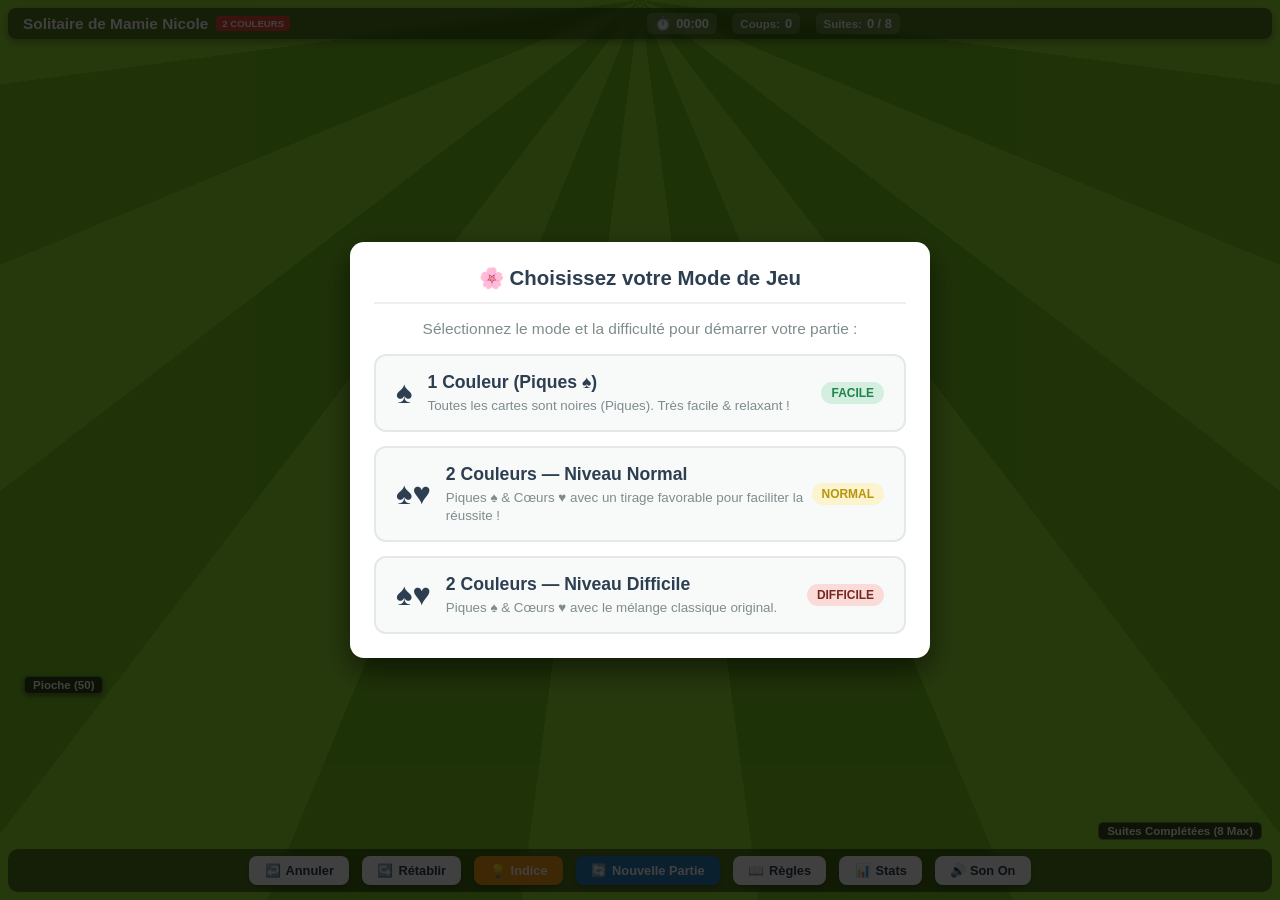
<file: index.html>
<!DOCTYPE html>
<html lang="fr">
<head>
    <meta charset="UTF-8">
    <meta name="viewport" content="width=device-width, initial-scale=1.0">
    <title>Solitaire de Mamie Nicole</title>
    <link rel="stylesheet" href="css/styles.css">
</head>
<body>
    <div id="app-container">
        <!-- HEADER BAR -->
        <header id="header-bar">
            <div class="brand-title">
                <span>Solitaire de Mamie Nicole</span>
                <span id="mode-badge" class="badge">2 Couleurs</span>
            </div>

            <div class="stats-display">
                <div class="stat-item" title="Temps écoulé">
                    <span>⏱️</span>
                    <span id="timer-count">00:00</span>
                </div>
                <div class="stat-item" title="Nombre de coups joués">
                    <span class="stat-label">Coups:</span>
                    <span id="move-count">0</span>
                </div>
                <div class="stat-item" title="Suites complétées">
                    <span class="stat-label">Suites:</span>
                    <span id="completed-count">0 / 8</span>
                </div>
            </div>

            <div class="header-actions">
            </div>
        </header>

        <!-- MAIN PLAYFIELD -->
        <main id="playfield">
            <!-- 11-Column Grid: Column 1 is Stock, Columns 2..11 are Tableau 0..9 -->
            <div id="tableau-container">
                <!-- Column 1: Stock Column (Pioche) -->
                <div id="stock-column" class="column-stock">
                    <div class="stock-area" title="Cliquer pour distribuer 10 cartes (1 par colonne)">
                        <div class="stock-title">Pioche (<span id="stock-count">50</span>)</div>
                        <div id="stock-pile"></div>
                    </div>
                </div>
            </div>

            <!-- Bottom Foundation Area -->
            <div id="bottom-bar">
                <!-- Foundation Piles (8 Completed Runs) -->
                <div class="foundation-area">
                    <div class="foundation-title">Suites Complétées (8 Max)</div>
                    <div id="foundation-container"></div>
                </div>
            </div>
        </main>

        <!-- ACTION TOOLBAR -->
        <footer id="action-bar">
            <button id="btn-undo" class="btn" title="Annuler le dernier coup">
                <span>↩️</span> Annuler
            </button>
            <button id="btn-redo" class="btn" title="Rétablir le coup annulé">
                <span>↪️</span> Rétablir
            </button>
            <button id="btn-hint" class="btn btn-accent" title="Proposer un coup possible">
                <span>💡</span> Indice
            </button>
            <button id="btn-new-game" class="btn btn-primary" title="Démarrer une nouvelle partie">
                <span>🔄</span> Nouvelle Partie
            </button>
            <button id="btn-rules" class="btn" title="Afficher les règles du jeu">
                <span>📖</span> Règles
            </button>
            <button id="btn-stats" class="btn" title="Voir vos statistiques">
                <span>📊</span> Stats
            </button>
            <button id="btn-sound" class="btn" title="Activer / Désactiver le son">
                🔊 Son On
            </button>
        </footer>
    </div>

    <!-- TOAST NOTIFICATION -->
    <div id="toast-message"></div>

    <!-- MODAL: CHOIX DU MODE & DIFFICULTÉ -->
    <div id="modal-mode-select" class="modal">
        <div class="modal-content" style="text-align: center;">
            <div class="modal-header" style="justify-content: center;">
                <h2 class="modal-title" style="color: #2C3E50;">🌸 Choisissez votre Mode de Jeu</h2>
            </div>
            <p style="font-size: 1.1rem; color: #7F8C8D; margin-bottom: 10px;">
                Sélectionnez le mode et la difficulté pour démarrer votre partie :
            </p>

            <div class="mode-options-grid">
                <!-- Option 1: 1 Couleur -->
                <div class="mode-card" data-mode="1suit" data-difficulty="normal">
                    <div class="mode-card-icon">♠️</div>
                    <div class="mode-card-info" style="text-align: left;">
                        <div class="mode-card-title">1 Couleur (Piques ♠)</div>
                        <div class="mode-card-desc">Toutes les cartes sont noires (Piques). Très facile & relaxant !</div>
                    </div>
                    <div class="mode-card-badge badge-easy">Facile</div>
                </div>

                <!-- Option 2: 2 Couleurs Normal (Tirage Favorable) -->
                <div class="mode-card" data-mode="2suits" data-difficulty="normal">
                    <div class="mode-card-icon">♠️♥️</div>
                    <div class="mode-card-info" style="text-align: left;">
                        <div class="mode-card-title">2 Couleurs — Niveau Normal</div>
                        <div class="mode-card-desc">Piques ♠ & Cœurs ♥ avec un tirage favorable pour faciliter la réussite !</div>
                    </div>
                    <div class="mode-card-badge badge-normal">Normal</div>
                </div>

                <!-- Option 3: 2 Couleurs Difficile -->
                <div class="mode-card" data-mode="2suits" data-difficulty="hard">
                    <div class="mode-card-icon">♠️♥️</div>
                    <div class="mode-card-info" style="text-align: left;">
                        <div class="mode-card-title">2 Couleurs — Niveau Difficile</div>
                        <div class="mode-card-desc">Piques ♠ & Cœurs ♥ avec le mélange classique original.</div>
                    </div>
                    <div class="mode-card-badge badge-hard">Difficile</div>
                </div>
            </div>
        </div>
    </div>

    <!-- MODAL: VICTOIRE -->
    <div id="modal-win" class="modal">
        <div class="modal-content" style="text-align: center;">
            <div class="modal-header" style="justify-content: center;">
                <h2 class="modal-title" style="color: #27AE60; font-size: 2rem;">C'est Gagné ! Bravo 🎉</h2>
                <button class="modal-close" style="position: absolute; right: 20px;">&times;</button>
            </div>
            <p style="font-size: 1.3rem; font-weight: 700; margin: 15px 0; color: #2C3E50;">
                Félicitations ! Vous avez brillamment complété les 8 suites !
            </p>
            <div class="stats-grid">
                <div class="stat-box">
                    <div id="win-time" class="stat-box-num">00:00</div>
                    <div class="stat-box-desc">Temps total</div>
                </div>
                <div class="stat-box">
                    <div id="win-moves" class="stat-box-num">0</div>
                    <div class="stat-box-desc">Coups joués</div>
                </div>
            </div>
            <button id="btn-win-restart" class="btn btn-primary" style="margin-top: 24px; width: 100%; justify-content: center; font-size: 1.25rem; padding: 12px;">
                Rejouer une partie 🔄
            </button>
        </div>
    </div>

    <!-- MODAL: RÈGLES -->
    <div id="modal-rules" class="modal">
        <div class="modal-content">
            <div class="modal-header">
                <h2 class="modal-title">📖 Règles du Solitaire de Mamie Nicole</h2>
                <button class="modal-close">&times;</button>
            </div>
            <ul class="rules-list">
                <li><strong>Cartes :</strong> 104 cartes au total (Mode 1 Couleur : ♠ Piques ; Mode 2 Couleurs : ♠ Piques et ♥ Cœurs).</li>
                <li><strong>Empilement :</strong> Vous pouvez poser n'importe quelle carte sur une carte de rang immédiatement supérieur (ex: un 8 sur un 9), quelle que soit sa couleur.</li>
                <li><strong>Séquences :</strong> Vous ne pouvez déplacer en bloc qu'une séquence de cartes strictement descendante et de la <em>même couleur</em> (ex: R♠–D♠–V♠–10♠).</li>
                <li><strong>Colonnes vides :</strong> Une colonne vide peut recevoir n'importe quelle carte ou séquence valide.</li>
                <li><strong>Pioche :</strong> Cliquez sur la pioche pour distribuer 1 carte sur chaque colonne (10 cartes). <em>Important :</em> Toutes les colonnes doivent contenir au moins 1 carte pour pouvoir piocher !</li>
                <li><strong>Objectif :</strong> Former 8 suites complètes de la même couleur (du Roi à l'As). Lorsqu'une suite est formée, elle est retirée du plateau.</li>
            </ul>
        </div>
    </div>

    <!-- MODAL: STATISTIQUES -->
    <div id="modal-stats" class="modal">
        <div class="modal-content">
            <div class="modal-header">
                <h2 class="modal-title">📊 Vos Statistiques</h2>
                <button class="modal-close">&times;</button>
            </div>
            <div class="stats-grid">
                <div class="stat-box">
                    <div id="stat-played" class="stat-box-num">0</div>
                    <div class="stat-box-desc">Parties jouées</div>
                </div>
                <div class="stat-box">
                    <div id="stat-won" class="stat-box-num">0</div>
                    <div class="stat-box-desc">Parties gagnées</div>
                </div>
                <div class="stat-box">
                    <div id="stat-rate" class="stat-box-num">0%</div>
                    <div class="stat-box-desc">Taux de victoire</div>
                </div>
                <div class="stat-box">
                    <div id="stat-best-time" class="stat-box-num">-</div>
                    <div class="stat-box-desc">Meilleur temps</div>
                </div>
                <div class="stat-box" style="grid-column: span 2;">
                    <div id="stat-min-moves" class="stat-box-num">-</div>
                    <div class="stat-box-desc">Record de coups minimum</div>
                </div>
            </div>
        </div>
    </div>

    <!-- MAIN APP SCRIPT -->
    <script type="module">
        import { UIController } from './js/uiController.js';
        window.addEventListener('DOMContentLoaded', () => {
            const app = new UIController();
            app.init();
        });
    </script>
</body>
</html>
</file>
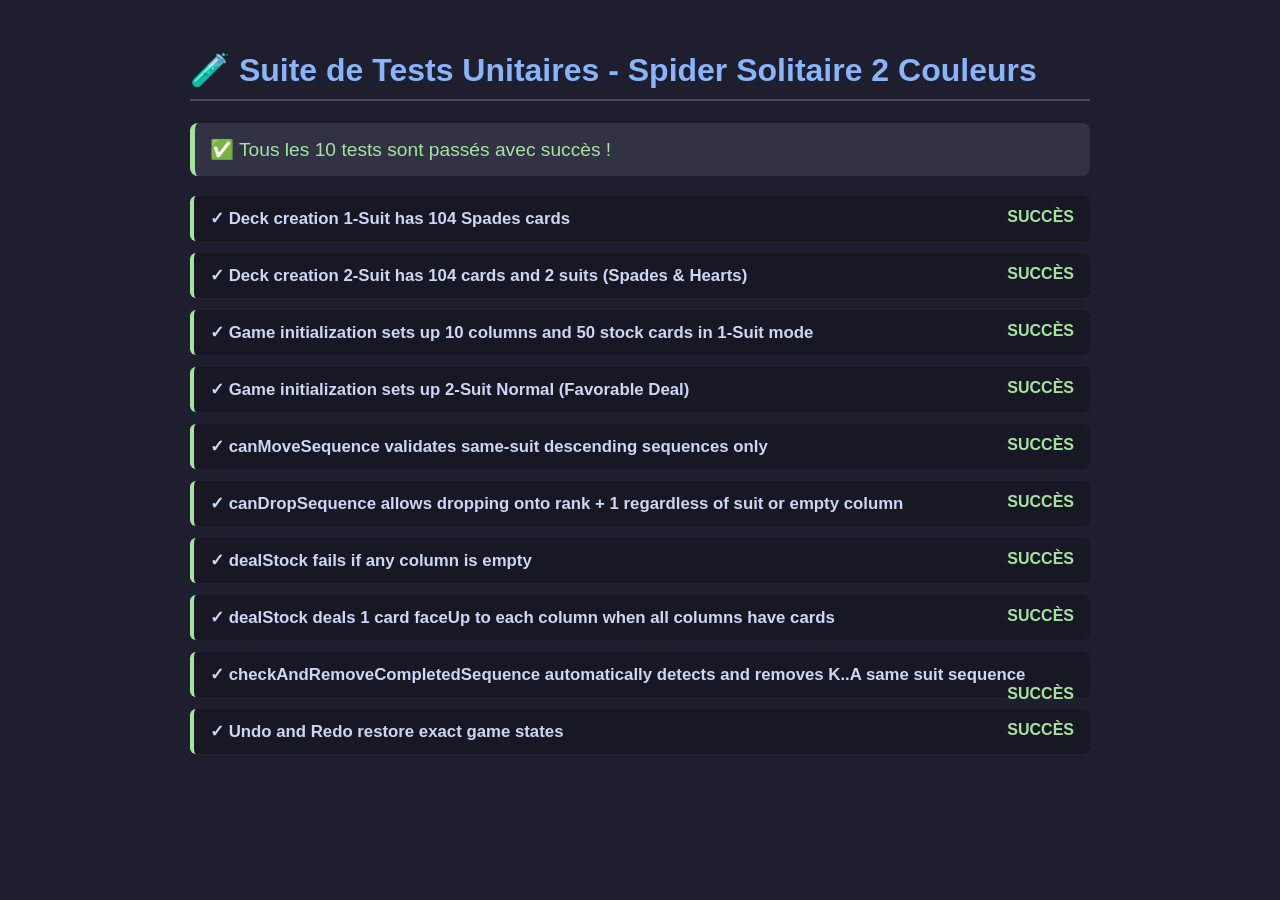
<file: test/index.html>
<!DOCTYPE html>
<html lang="fr">
<head>
    <meta charset="UTF-8">
    <title>Tests Unitaires - Spider Solitaire 2 Couleurs</title>
    <style>
        body {
            font-family: 'Segoe UI', Tahoma, Geneva, Verdana, sans-serif;
            background: #1e1e2e;
            color: #cdd6f4;
            padding: 30px;
            max-width: 900px;
            margin: 0 auto;
        }
        h1 {
            color: #89b4fa;
            border-bottom: 2px solid #45475a;
            padding-bottom: 10px;
        }
        .summary {
            font-size: 1.2rem;
            margin: 20px 0;
            padding: 15px;
            border-radius: 8px;
            background: #313244;
        }
        .passed-banner { color: #a6e3a1; border-left: 5px solid #a6e3a1; }
        .failed-banner { color: #f38ba8; border-left: 5px solid #f38ba8; }
        .test-case {
            margin-bottom: 12px;
            padding: 12px 16px;
            background: #181825;
            border-radius: 6px;
            border-left: 4px solid #89b4fa;
        }
        .test-case.pass { border-left-color: #a6e3a1; }
        .test-case.fail { border-left-color: #f38ba8; }
        .test-title { font-weight: bold; font-size: 1.05rem; }
        .test-status { float: right; font-weight: bold; }
        .pass-text { color: #a6e3a1; }
        .fail-text { color: #f38ba8; }
        .error-details {
            margin-top: 8px;
            padding: 8px;
            background: #313244;
            color: #f38ba8;
            font-family: monospace;
            border-radius: 4px;
            white-space: pre-wrap;
        }
    </style>
</head>
<body>
    <h1>🧪 Suite de Tests Unitaires - Spider Solitaire 2 Couleurs</h1>
    <div id="summary" class="summary">Exécution des tests en cours...</div>
    <div id="test-results"></div>

    <script type="module">
        import { runAllGameEngineTests } from './game_logic.test.js';

        let totalTests = 0;
        let passedTests = 0;
        let failedTests = 0;

        const resultsContainer = document.getElementById('test-results');
        const summaryContainer = document.getElementById('summary');

        const assert = {
            test: (name, fn) => {
                totalTests++;
                const itemEl = document.createElement('div');
                itemEl.className = 'test-case';
                
                try {
                    fn();
                    passedTests++;
                    itemEl.classList.add('pass');
                    itemEl.innerHTML = `<span class="test-title">✓ ${name}</span><span class="test-status pass-text">SUCCÈS</span>`;
                } catch (err) {
                    failedTests++;
                    itemEl.classList.add('fail');
                    itemEl.innerHTML = `
                        <span class="test-title">✗ ${name}</span><span class="test-status fail-text">ÉCHEC</span>
                        <div class="error-details">${err.message}\n${err.stack || ''}</div>
                    `;
                }

                resultsContainer.appendChild(itemEl);
            },
            equal: (actual, expected, msg) => {
                if (actual !== expected) {
                    throw new Error(`Assertion failed: ${msg || ''} (Attendu: ${expected}, Obtenu: ${actual})`);
                }
            },
            notEqual: (actual, expected, msg) => {
                if (actual === expected) {
                    throw new Error(`Assertion failed: ${msg || ''} (Ne devait pas être égal à ${expected})`);
                }
            }
        };

        try {
            runAllGameEngineTests(assert);

            if (failedTests === 0) {
                summaryContainer.className = 'summary passed-banner';
                summaryContainer.innerHTML = `✅ Tous les ${passedTests} tests sont passés avec succès !`;
            } else {
                summaryContainer.className = 'summary failed-banner';
                summaryContainer.innerHTML = `❌ ${failedTests} test(s) ont échoué sur ${totalTests}.`;
            }
        } catch (e) {
            summaryContainer.className = 'summary failed-banner';
            summaryContainer.innerHTML = `⚠️ Erreur lors de l'exécution des tests: ${e.message}`;
        }
    </script>
</body>
</html>
</file>
<file: css/styles.css>
/* ==========================================================================
   Spider Solitaire - Solitaire de Mamie Nicole (Optimisé Ordinateur Ancien)
   ========================================================================== */

:root {
    /* Color Palette */
    --bg-main: #85D329;
    --card-bg: #FFFFFF;
    --card-border: #111111;
    --suit-black: #000000;
    --suit-red: #C0392B;
    --hover-color: rgba(255, 255, 255, 0.3);
    --selection-color: #FFF8DC;
    --selection-glow: rgba(243, 156, 18, 0.9);
    --hint-glow: rgba(241, 196, 15, 0.9);
    --target-glow: rgba(46, 204, 113, 0.9);
    
    /* Reduced Card Dimensions (11-Column Layout: Stock + 10 Tableau Columns) */
    --card-width: clamp(38px, 5.4vw, 72px);
    --card-height: calc(var(--card-width) * 1.72);
    --card-radius: clamp(3px, 0.5vw, 6px);
    --font-family: 'Segoe UI', Roboto, Inter, -apple-system, sans-serif;
    --font-size-base: clamp(13px, 1.1vw, 16px);
    
    /* Header & Control bar */
    --bar-bg: rgba(0, 0, 0, 0.45);
    --text-light: #FFFFFF;
}

/* Reset & Layout */
* {
    box-sizing: border-box;
    margin: 0;
    padding: 0;
    user-select: none;
    -webkit-user-select: none;
    -webkit-user-drag: none;
}

html, body {
    width: 100%;
    height: 100%;
    overflow: hidden;
    font-family: var(--font-family);
    font-size: var(--font-size-base);
    
    /* Fixed 2-Green Sunburst Ray Background Centered at Top */
    background: repeating-conic-gradient(
        from -7.5deg at 50% 0%,
        #99E335 0deg 15deg,
        #7AC720 15deg 30deg
    );
    color: var(--text-light);
}

#app-container {
    display: flex;
    flex-direction: column;
    width: 100vw;
    height: 100vh;
    max-width: 100%;
    margin: 0 auto;
    padding: clamp(3px, 0.6vw, 8px);
}

/* --- HEADER BAR --- */
#header-bar {
    display: flex;
    justify-content: space-between;
    align-items: center;
    background: var(--bar-bg);
    padding: clamp(4px, 0.6vh, 8px) clamp(10px, 1.2vw, 18px);
    border-radius: 8px;
    margin-bottom: clamp(3px, 0.5vh, 6px);
    backdrop-filter: blur(4px);
    box-shadow: 0 3px 8px rgba(0, 0, 0, 0.3);
    flex-shrink: 0;
}

.brand-title {
    display: flex;
    align-items: center;
    gap: 8px;
    font-size: clamp(0.95rem, 1.2vw, 1.35rem);
    font-weight: 800;
    color: #FFFFFF;
}

.brand-title .badge {
    background: #E74C3C;
    font-size: clamp(0.65rem, 0.75vw, 0.8rem);
    padding: 2px 6px;
    border-radius: 4px;
    text-transform: uppercase;
}

.stats-display {
    display: flex;
    gap: clamp(6px, 1.2vw, 16px);
    font-size: clamp(0.85rem, 1vw, 1.1rem);
    font-weight: 700;
}

.stat-item {
    display: flex;
    align-items: center;
    gap: 5px;
    background: rgba(255, 255, 255, 0.18);
    padding: 3px 8px;
    border-radius: 6px;
}

.stat-label {
    opacity: 0.9;
    font-size: clamp(0.75rem, 0.9vw, 0.95rem);
}

/* --- MAIN PLAYFIELD --- */
#playfield {
    display: flex;
    flex-direction: column;
    flex: 1;
    position: relative;
    min-height: 0;
}

/* Tableau Columns Area with 11-Column Grid (Col 1: Stock Column, Cols 2..11: 10 Tableau Game Columns) */
#tableau-container {
    display: grid;
    grid-template-columns: repeat(11, 1fr);
    gap: clamp(2px, 0.3vw, 4px);
    flex: 1;
    position: relative;
    min-height: 0;
    touch-action: none;
    contain: layout style;
}

/* Dedicated Stock Column (Column 1 on Far Left) */
.column-stock {
    grid-column: 1;
    height: 100%;
    display: flex;
    flex-direction: column;
    justify-content: flex-end;
    align-items: center;
    border-radius: var(--card-radius);
    padding-bottom: 2px;
}

/* Explicit Grid Placement for 10 Game Columns (Columns 2 to 11) */
.column[data-col-index="0"] { grid-column: 2; }
.column[data-col-index="1"] { grid-column: 3; }
.column[data-col-index="2"] { grid-column: 4; }
.column[data-col-index="3"] { grid-column: 5; }
.column[data-col-index="4"] { grid-column: 6; }
.column[data-col-index="5"] { grid-column: 7; }
.column[data-col-index="6"] { grid-column: 8; }
.column[data-col-index="7"] { grid-column: 9; }
.column[data-col-index="8"] { grid-column: 10; }
.column[data-col-index="9"] { grid-column: 11; }

.column {
    position: relative;
    height: 100%;
    border-radius: var(--card-radius);
    transition: background-color 0.15s ease, box-shadow 0.15s ease;
    touch-action: none;
    display: flex;
    flex-direction: column;
    align-items: center;
    contain: layout style;
}

.column.drop-target-hover {
    background-color: var(--hover-color);
    box-shadow: 0 0 14px var(--target-glow);
}

.column.hint-target-column {
    box-shadow: 0 0 16px var(--hint-glow);
    background-color: rgba(241, 196, 15, 0.25);
    border-radius: 6px;
}

.column.shake-empty {
    animation: shake 0.4s ease-in-out;
    background: rgba(231, 76, 60, 0.35);
    border: 2px dashed #E74C3C;
}

@keyframes shake {
    0%, 100% { transform: translateX(0); }
    20%, 60% { transform: translateX(-6px); }
    40%, 80% { transform: translateX(6px); }
}

.empty-column-slot {
    width: var(--card-width);
    height: var(--card-height);
    border: 2px dashed rgba(255, 255, 255, 0.5);
    border-radius: var(--card-radius);
    display: flex;
    justify-content: center;
    align-items: center;
    color: rgba(255, 255, 255, 0.7);
    font-weight: 800;
    font-size: clamp(0.75rem, 0.9vw, 1rem);
    background: rgba(0, 0, 0, 0.15);
    margin: 0 auto;
}

/* --- BOTTOM DECK & FOUNDATION BAR --- */
#bottom-bar {
    display: flex;
    justify-content: flex-end;
    padding: clamp(3px, 0.5vh, 6px) clamp(6px, 0.8vw, 12px);
    margin-top: auto;
    flex-shrink: 0;
}

/* Stock Pile Area in Column 1 */
.stock-area {
    display: flex;
    flex-direction: column;
    align-items: center;
    cursor: pointer;
    position: relative;
    z-index: 50;
}

.stock-title {
    font-size: clamp(0.75rem, 0.9vw, 1rem);
    font-weight: 800;
    margin-bottom: clamp(2px, 0.4vh, 6px);
    color: #FFFFFF;
    background: rgba(0, 0, 0, 0.65);
    padding: 2px 8px;
    border-radius: 5px;
    white-space: nowrap;
    box-shadow: 0 2px 5px rgba(0, 0, 0, 0.4);
    border: 1px solid rgba(255, 255, 255, 0.3);
}

#stock-pile {
    position: relative;
    width: var(--card-width);
    height: var(--card-height);
}

.stock-card-back {
    position: absolute;
    width: var(--card-width);
    height: var(--card-height);
    background: #1C2833;
    border: 2px solid #FFFFFF;
    border-radius: var(--card-radius);
    box-shadow: -2px 2px 6px rgba(0, 0, 0, 0.4);
    background-image: repeating-linear-gradient(45deg, #283747 0, #283747 10px, #1C2833 10px, #1C2833 20px);
}

.empty-stock-slot {
    width: var(--card-width);
    height: var(--card-height);
    border: 2px dashed rgba(255, 255, 255, 0.5);
    border-radius: var(--card-radius);
    display: flex;
    align-items: center;
    justify-content: center;
    color: rgba(255, 255, 255, 0.6);
    font-weight: 800;
    font-size: clamp(0.75rem, 0.9vw, 1rem);
}

/* Foundation Area */
.foundation-area {
    display: flex;
    flex-direction: column;
    align-items: flex-end;
}

.foundation-title {
    font-size: clamp(0.75rem, 0.9vw, 1rem);
    font-weight: 800;
    margin-bottom: clamp(2px, 0.4vh, 6px);
    color: #FFFFFF;
    background: rgba(0, 0, 0, 0.65);
    padding: 2px 8px;
    border-radius: 5px;
    white-space: nowrap;
    border: 1px solid rgba(255, 255, 255, 0.3);
}

#foundation-container {
    display: flex;
    gap: clamp(2px, 0.4vw, 5px);
}

.foundation-slot {
    width: calc(var(--card-width) * 0.7);
    height: calc(var(--card-height) * 0.7);
    border: 2px dashed rgba(255, 255, 255, 0.5);
    border-radius: 5px;
    display: flex;
    align-items: center;
    justify-content: center;
    background: rgba(0, 0, 0, 0.2);
}

.foundation-slot.completed {
    border: 2px solid #F1C40F;
    background: #FFFFFF;
    font-weight: 900;
    font-size: clamp(0.8rem, 1vw, 1.15rem);
    box-shadow: 0 2px 8px rgba(0,0,0,0.35);
}

.slot-placeholder {
    font-size: clamp(0.6rem, 0.75vw, 0.8rem);
    font-weight: 700;
    color: rgba(255, 255, 255, 0.6);
}

/* --- TAROT CARDS DESIGN (Hardware Accelerated with GPU Compositing) --- */
.card {
    position: absolute;
    width: var(--card-width);
    left: calc((100% - var(--card-width)) / 2);
    height: var(--card-height);
    background-color: var(--card-bg);
    border: 1.5px solid var(--card-border);
    border-radius: var(--card-radius);
    box-shadow: 0 3px 6px rgba(0, 0, 0, 0.3);
    cursor: pointer;
    transition: transform 0.15s ease, box-shadow 0.15s ease;
    display: flex;
    flex-direction: column;
    justify-content: space-between;
    padding: 0;
    overflow: hidden;
    touch-action: none;
    
    /* Hardware Compositing Hints */
    will-change: transform;
    transform: translateZ(0);
    backface-visibility: hidden;
}

.card.face-down {
    background: #1B4F72;
    border: 2px solid #FFFFFF;
    background-image: radial-gradient(#2874A6 16%, transparent 17%), radial-gradient(#1B4F72 16%, transparent 17%);
    background-size: 10px 10px;
    background-position: 0 0, 5px 5px;
}

/* Hide card in initial position during Drag & Drop */
.card.dragging-hidden {
    opacity: 0 !important;
    pointer-events: none !important;
}

/* Selected Card Highlight */
.card.selected {
    box-shadow: 0 0 0 3px #F39C12, 0 0 16px rgba(243, 156, 18, 0.9), 0 6px 14px rgba(0,0,0,0.45);
    transform: translateY(-4px) translateZ(0);
    z-index: 100 !important;
}

.card.hint-source {
    animation: hintPulse 1s infinite alternate;
}

@keyframes hintPulse {
    0% { box-shadow: 0 0 5px var(--hint-glow); }
    100% { box-shadow: 0 0 20px var(--hint-glow), 0 0 28px #F39C12; transform: translateY(-4px) translateZ(0); }
}

/* Fluid Extra Large Tarot Corner Badges */
.card-badge {
    position: absolute;
    display: inline-flex;
    align-items: center;
    gap: 1.5px;
    background: #FFFFFF;
    border: 1px solid #222222;
    border-radius: 4px;
    padding: 1px clamp(2px, 0.4vw, 5px);
    font-weight: 900;
    line-height: 1;
    box-shadow: 0 1.5px 3px rgba(0, 0, 0, 0.25);
    z-index: 10;
}

.card-badge.top-left {
    top: 2px;
    left: 2px;
}

.card-badge.bottom-right {
    bottom: 2px;
    right: 2px;
    transform: rotate(180deg);
}

.badge-rank {
    font-size: clamp(0.75rem, 0.95vw, 1.05rem);
    font-weight: 900;
}

.badge-suit {
    font-size: clamp(0.7rem, 0.9vw, 1rem);
    font-weight: 900;
}

/* Full Face Image Container for Figures (Grimaud 1898) */
.full-face-image-container {
    position: absolute;
    top: 0;
    left: 0;
    width: 100%;
    height: 100%;
    overflow: hidden;
    border-radius: var(--card-radius);
    z-index: 1;
}

.grimaud-img-full {
    width: 100%;
    height: 100%;
    object-fit: fill;
    display: block;
    pointer-events: none;
}

/* Card Body & Pips Layout Container (1..10) */
.pips-container {
    display: flex;
    flex-wrap: wrap;
    justify-content: space-around;
    align-content: space-around;
    width: 100%;
    height: 100%;
    padding: clamp(12px, 1.8vw, 20px) clamp(3px, 0.4vw, 6px);
    font-size: clamp(0.8rem, 1vw, 1.15rem);
    font-weight: 900;
    pointer-events: none;
}

.pip.center-ace {
    font-size: clamp(1.8rem, 2.5vw, 2.8rem);
    margin: auto;
}

.pips-grid-2 { display: flex; flex-direction: column; justify-content: space-between; align-items: center; }
.pips-grid-3 { display: flex; flex-direction: column; justify-content: space-between; align-items: center; }
.pips-grid-4 { display: grid; grid-template-columns: 1fr 1fr; align-content: space-between; justify-items: center; }
.pips-grid-5 { display: grid; grid-template-columns: 1fr 1fr; align-content: space-between; justify-items: center; position: relative; }
.pips-grid-5 .pip:nth-child(5) { position: absolute; top: 42%; left: 38%; }
.pips-grid-6 { display: grid; grid-template-columns: 1fr 1fr; align-content: space-between; justify-items: center; }
.pips-grid-7 { display: grid; grid-template-columns: 1fr 1fr; align-content: space-between; justify-items: center; position: relative; }
.pips-grid-7 .pip:nth-child(7) { position: absolute; top: 22%; left: 38%; }
.pips-grid-8 { display: grid; grid-template-columns: 1fr 1fr; align-content: space-between; justify-items: center; position: relative; }
.pips-grid-8 .pip:nth-child(7) { position: absolute; top: 22%; left: 38%; }
.pips-grid-8 .pip:nth-child(8) { position: absolute; top: 62%; left: 38%; }
.pips-grid-9 { display: grid; grid-template-columns: 1fr 1fr; align-content: space-between; justify-items: center; position: relative; }
.pips-grid-9 .pip:nth-child(9) { position: absolute; top: 42%; left: 38%; }
.pips-grid-10 { display: grid; grid-template-columns: 1fr 1fr; align-content: space-between; justify-items: center; position: relative; }
.pips-grid-10 .pip:nth-child(9) { position: absolute; top: 22%; left: 38%; }
.pips-grid-10 .pip:nth-child(10) { position: absolute; top: 62%; left: 38%; }

/* Drag Ghost Element (GPU Composited) */
.drag-ghost {
    position: fixed;
    pointer-events: none;
    z-index: 9999;
    filter: drop-shadow(0 10px 16px rgba(0,0,0,0.55));
    will-change: left, top;
    transform: translateZ(0);
}

.drag-ghost .card {
    position: absolute;
    box-shadow: none;
    left: 0 !important;
}

/* --- ACTION TOOLBAR --- */
#action-bar {
    display: flex;
    justify-content: center;
    gap: clamp(6px, 1vw, 14px);
    padding: clamp(5px, 0.8vh, 10px);
    background: var(--bar-bg);
    border-radius: 10px;
    backdrop-filter: blur(4px);
    flex-shrink: 0;
}

.btn {
    display: inline-flex;
    align-items: center;
    gap: 5px;
    padding: clamp(5px, 0.8vh, 10px) clamp(8px, 1.2vw, 18px);
    border: none;
    border-radius: 8px;
    font-size: clamp(0.8rem, 1vw, 1.05rem);
    font-weight: 800;
    cursor: pointer;
    background: #FFFFFF;
    color: #2C3E50;
    box-shadow: 0 3px 6px rgba(0, 0, 0, 0.25);
    transition: all 0.15s ease;
}

.btn:hover:not(:disabled) {
    transform: translateY(-2px);
    box-shadow: 0 5px 12px rgba(0, 0, 0, 0.35);
    background: #F2F4F4;
}

.btn:active:not(:disabled) {
    transform: translateY(0);
}

.btn:disabled {
    opacity: 0.4;
    cursor: not-allowed;
    box-shadow: none;
}

.btn-primary {
    background: #2980B9;
    color: #FFFFFF;
}

.btn-primary:hover:not(:disabled) {
    background: #3498DB;
}

.btn-accent {
    background: #F39C12;
    color: #FFFFFF;
}

.btn-accent:hover:not(:disabled) {
    background: #F1C40F;
}

/* --- TOAST MESSAGES --- */
#toast-message {
    position: fixed;
    top: 75px;
    left: 50%;
    transform: translateX(-50%) translateY(-20px);
    background: rgba(0, 0, 0, 0.9);
    color: #FFFFFF;
    padding: 10px 24px;
    border-radius: 20px;
    font-weight: 700;
    font-size: 1.1rem;
    opacity: 0;
    pointer-events: none;
    transition: all 0.3s ease;
    z-index: 1000;
    box-shadow: 0 4px 12px rgba(0,0,0,0.4);
}

#toast-message.visible {
    opacity: 1;
    transform: translateX(-50%) translateY(0);
}

/* --- MODAL DIALOGS --- */
.modal {
    position: fixed;
    top: 0;
    left: 0;
    width: 100vw;
    height: 100vh;
    background: rgba(0, 0, 0, 0.75);
    display: flex;
    justify-content: center;
    align-items: center;
    opacity: 0;
    pointer-events: none;
    transition: opacity 0.25s ease;
    z-index: 10000;
}

.modal.open {
    opacity: 1;
    pointer-events: auto;
}

.modal-content {
    background: #FFFFFF;
    color: #2C3E50;
    width: 92%;
    max-width: 580px;
    padding: 24px;
    border-radius: 14px;
    box-shadow: 0 12px 30px rgba(0,0,0,0.55);
    position: relative;
    max-height: 88vh;
    overflow-y: auto;
    font-size: 1.05rem;
}

.modal-header {
    display: flex;
    justify-content: space-between;
    align-items: center;
    border-bottom: 2px solid #ECF0F1;
    padding-bottom: 12px;
    margin-bottom: 16px;
}

.modal-title {
    font-size: 1.45rem;
    font-weight: 800;
}

.modal-close {
    background: none;
    border: none;
    font-size: 1.8rem;
    font-weight: 800;
    cursor: pointer;
    color: #7F8C8D;
}

.modal-close:hover {
    color: #C0392B;
}

/* --- MODE & DIFFICULTY SELECTION MODAL CARDS --- */
.mode-options-grid {
    display: flex;
    flex-direction: column;
    gap: 14px;
    margin-top: 16px;
}

.mode-card {
    display: flex;
    align-items: center;
    justify-content: space-between;
    background: #F8F9F9;
    border: 2px solid #E5E8E8;
    border-radius: 12px;
    padding: 16px 20px;
    cursor: pointer;
    transition: all 0.2s ease;
}

.mode-card:hover {
    border-color: #2980B9;
    background: #EBF5FB;
    transform: translateY(-2px);
    box-shadow: 0 6px 12px rgba(41, 128, 185, 0.2);
}

.mode-card-icon {
    font-size: 2.2rem;
    margin-right: 15px;
}

.mode-card-info {
    flex: 1;
}

.mode-card-title {
    font-size: 1.25rem;
    font-weight: 800;
    color: #2C3E50;
    margin-bottom: 4px;
}

.mode-card-desc {
    font-size: 0.95rem;
    color: #7F8C8D;
    line-height: 1.3;
}

.mode-card-badge {
    font-size: 0.85rem;
    font-weight: 800;
    padding: 4px 10px;
    border-radius: 12px;
    text-transform: uppercase;
}

.badge-easy { background: #D4EFDF; color: #1E8449; }
.badge-normal { background: #FCF3CF; color: #B7950B; }
.badge-hard { background: #FADBD8; color: #78281F; }

.rules-list {
    margin-left: 22px;
    line-height: 1.6;
}

.rules-list li {
    margin-bottom: 12px;
}

.stats-grid {
    display: grid;
    grid-template-columns: 1fr 1fr;
    gap: 16px;
    margin-top: 16px;
}

.stat-box {
    background: #F8F9F9;
    padding: 14px;
    border-radius: 10px;
    text-align: center;
    border: 1px solid #E5E8E8;
}

.stat-box-num {
    font-size: 1.75rem;
    font-weight: 900;
    color: #2980B9;
}

.stat-box-desc {
    font-size: 0.95rem;
    font-weight: 700;
    color: #7F8C8D;
}
</file>
